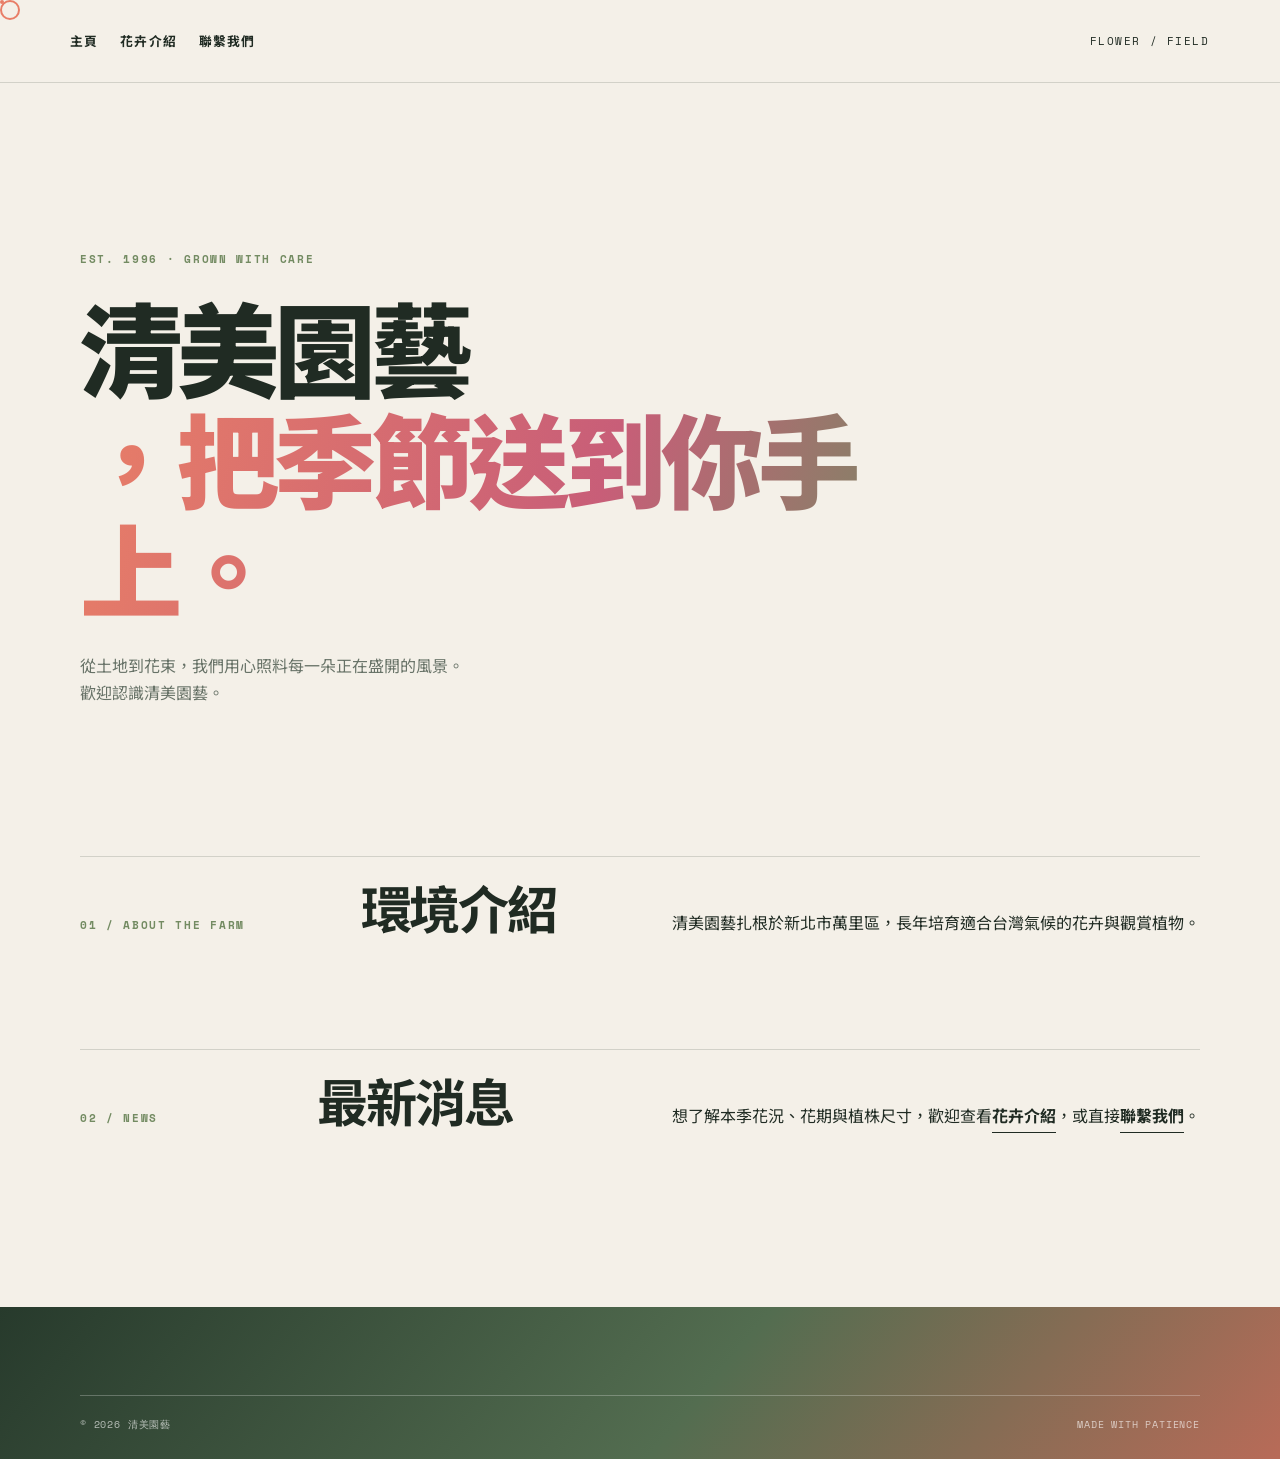
<file: index.html>
<!DOCTYPE html>
<html lang="zh-Hant">
<head>
    <title>清美園藝｜新北萬里花卉農場</title>
    <meta charset="UTF-8">
    <meta name="viewport" content="width=device-width, initial-scale=1">
    <meta name="description" content="清美園藝位於新北市萬里區，栽培杜鵑花、野牡丹、含笑花與真柏，歡迎認識我們的花卉與農場。">
    <meta name="author" content="清美園藝">
    <meta name="theme-color" content="#f4f0e8">
    <meta name="google-site-verification" content="iISz96Du35IvlSiY5nRPHT8PhahAwYowAeRFTBoPP5Y" />
    <link rel="canonical" href="https://aquacw24.github.io/">
    <meta property="og:type" content="website">
    <meta property="og:locale" content="zh_TW">
    <meta property="og:site_name" content="清美園藝">
    <meta property="og:title" content="清美園藝｜新北萬里花卉農場">
    <meta property="og:description" content="位於新北市萬里區的花卉農場，栽培杜鵑花、野牡丹、含笑花與真柏。">
    <meta property="og:url" content="https://aquacw24.github.io/">
    <meta property="og:image" content="https://aquacw24.github.io/Figures/IMG_001.jpg">
    <meta name="twitter:card" content="summary_large_image">
    <link rel="stylesheet" href="style.css">
    <link rel="icon" href="Figures/favicon.ico" type="image/x-icon" />
    <link rel="preconnect" href="https://fonts.googleapis.com">
    <link rel="preconnect" href="https://fonts.gstatic.com" crossorigin>
    <link href="https://fonts.googleapis.com/css2?family=Noto+Sans+TC:wght@400;500;700;900&family=Space+Mono:wght@400;700&display=swap" rel="stylesheet">
</head>
<body>
    <div class="cursor" aria-hidden="true"></div>
    <div class="cursor-dot" aria-hidden="true"></div>

    <header class="site-header">
        <nav class="breadcrumb" aria-label="麵包屑導覽">
            <a href="index.html">主頁</a>
            <a href="flowers.html">花卉介紹</a>
            <a href="contact.html">聯繫我們</a>
        </nav>
        <div class="header-mark" aria-label="農場標誌">FLOWER / FIELD</div>
    </header>

    <main id="top">
        <section class="intro section-wrap">
            <p class="eyebrow">EST. 1996 · GROWN WITH CARE</p>
            <h1>清美園藝<span>，把季節送到你手上。</span></h1>
            <p class="intro-copy">從土地到花束，我們用心照料每一朵正在盛開的風景。<br>歡迎認識清美園藝。</p>
        </section>

        <section class="home-sections section-wrap" aria-label="主頁內容">
            <div class="section-heading">
                <p class="eyebrow">01 / ABOUT THE FARM</p>
                <h2>環境介紹</h2>
                <p>清美園藝扎根於新北市萬里區，長年培育適合台灣氣候的花卉與觀賞植物。</p>
            </div>
            <div class="section-heading">
                <p class="eyebrow">02 / NEWS</p>
                <h2>最新消息</h2>
                <p>想了解本季花況、花期與植株尺寸，歡迎查看<a class="text-link" href="flowers.html">花卉介紹</a>，或直接<a class="text-link" href="contact.html">聯繫我們</a>。</p>
            </div>
        </section>
    </main>

    <footer class="site-footer"><div class="footer-bottom section-wrap"><span>© 2026 清美園藝</span><span>MADE WITH PATIENCE</span></div></footer>

    <script type="application/ld+json">
    {
      "@context": "https://schema.org",
      "@type": "LocalBusiness",
      "name": "清美園藝",
      "description": "位於新北市萬里區的花卉農場，栽培杜鵑花、野牡丹、含笑花與真柏。",
      "url": "https://aquacw24.github.io/",
      "telephone": "+886-933-095-313",
      "address": {
        "@type": "PostalAddress",
        "postalCode": "207",
        "addressLocality": "新北市萬里區",
        "addressCountry": "TW"
      },
      "openingHours": "Mo-Su 09:00-18:00"
    }
    </script>

    <script>
        const cursor = document.querySelector('.cursor');
        const cursorDot = document.querySelector('.cursor-dot');

        document.addEventListener('mousemove', (event) => {
            cursor.style.left = `${event.clientX - 10}px`;
            cursor.style.top = `${event.clientY - 10}px`;
            cursorDot.style.left = `${event.clientX - 2}px`;
            cursorDot.style.top = `${event.clientY - 2}px`;
        });

        document.addEventListener('mousedown', () => cursor.classList.add('is-pressed'));
        document.addEventListener('mouseup', () => cursor.classList.remove('is-pressed'));
    </script>
</body>
</html>
</file>
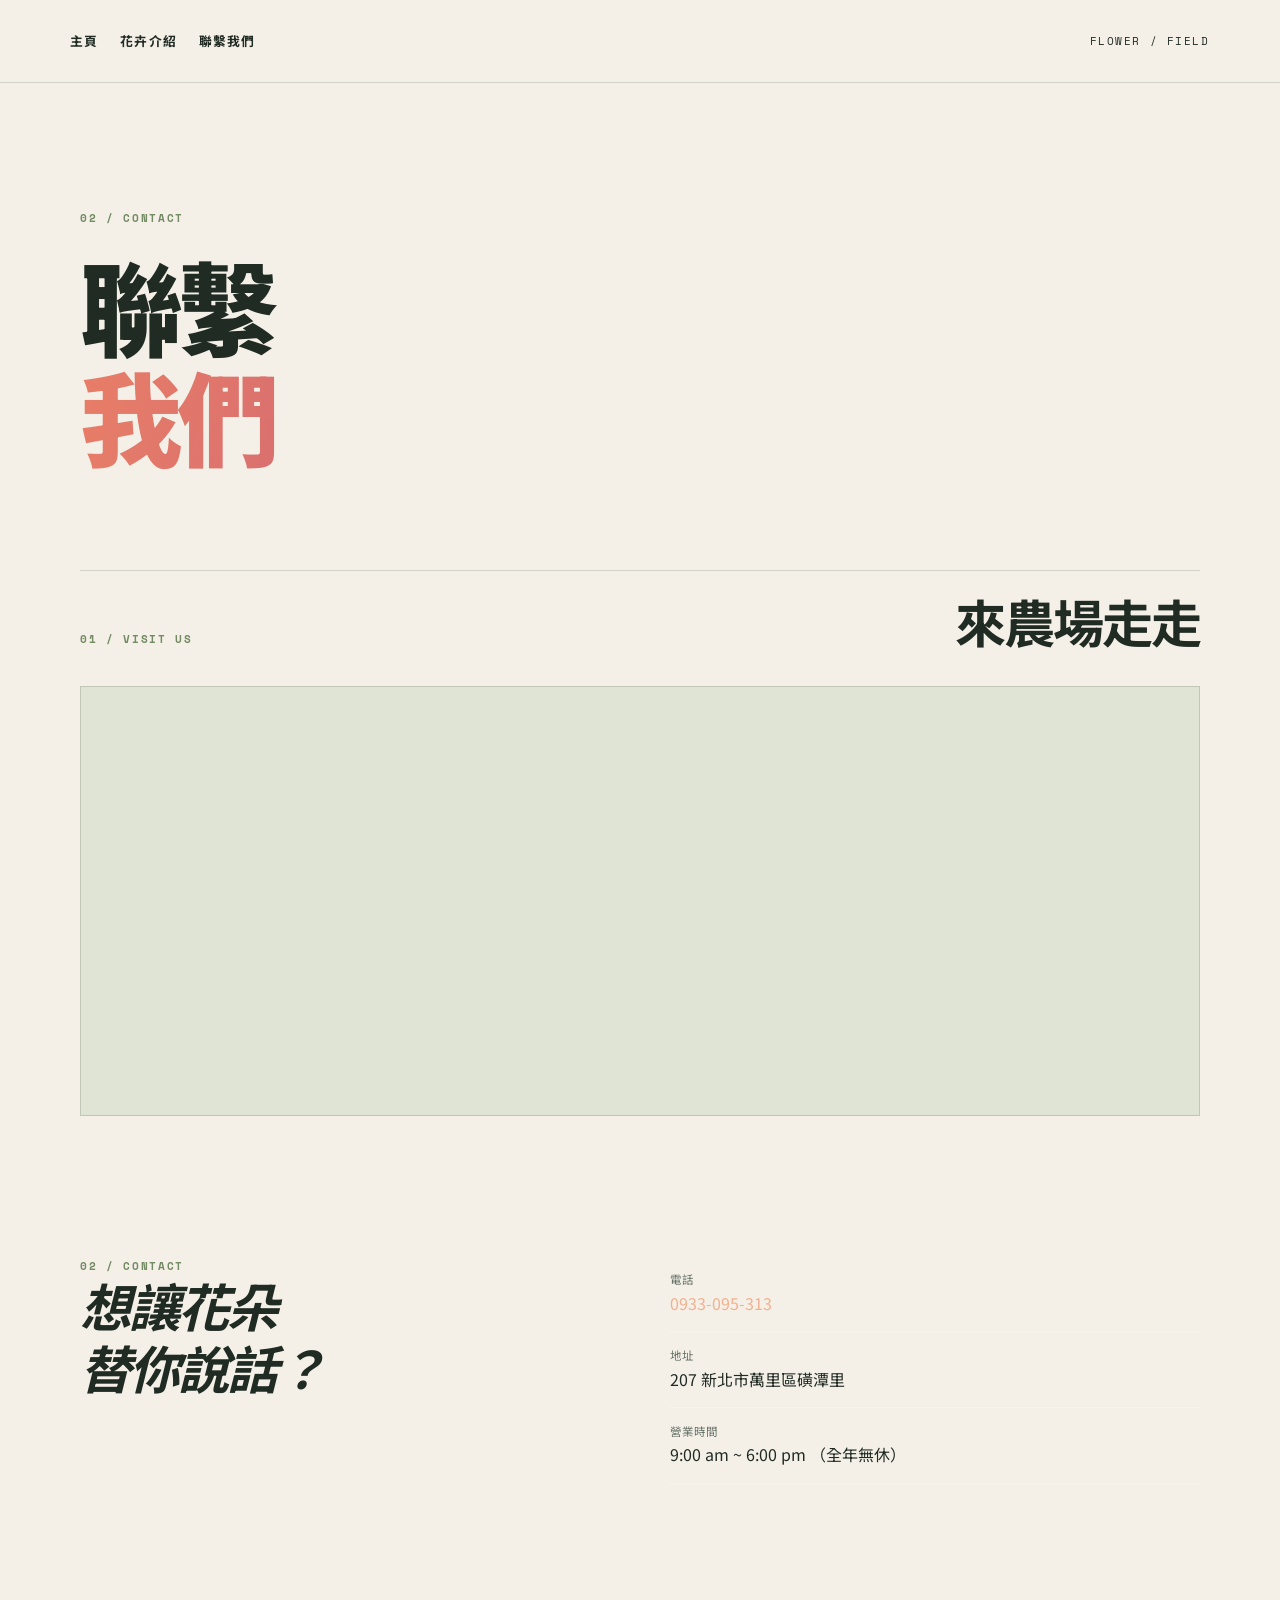
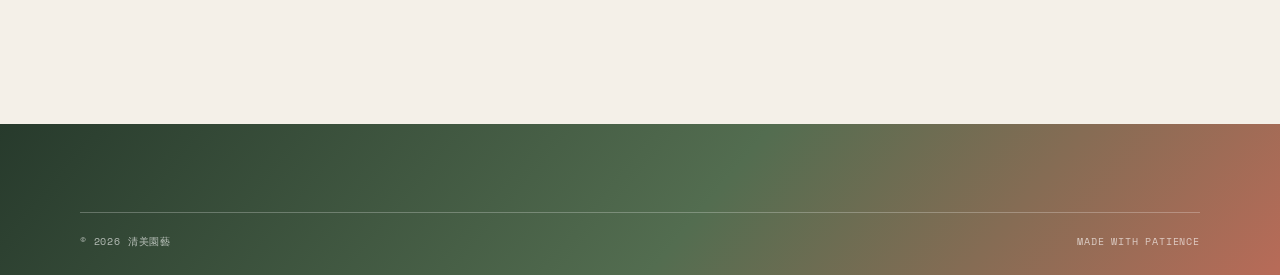
<file: contact.html>
<!DOCTYPE html>
<html lang="zh-Hant">
<head>
    <title>清美園藝｜農場地址、電話與營業時間</title>
    <meta charset="UTF-8">
    <meta name="viewport" content="width=device-width, initial-scale=1">
    <meta name="description" content="聯絡清美園藝：農場位於新北市萬里區磺潭里，全年無休 9:00–18:00，歡迎來電詢問花況與參觀資訊。">
    <meta name="author" content="清美園藝">
    <meta name="google-site-verification" content="iISz96Du35IvlSiY5nRPHT8PhahAwYowAeRFTBoPP5Y" />
    <meta name="theme-color" content="#f4f0e8">
    <link rel="canonical" href="https://aquacw24.github.io/contact.html">
    <meta property="og:type" content="website">
    <meta property="og:locale" content="zh_TW">
    <meta property="og:site_name" content="清美園藝">
    <meta property="og:title" content="清美園藝｜農場地址、電話與營業時間">
    <meta property="og:description" content="查看清美園藝農場地址、電話與營業時間，歡迎來電詢問花況。">
    <meta property="og:url" content="https://aquacw24.github.io/contact.html">
    <meta property="og:image" content="https://aquacw24.github.io/Figures/IMG_001.jpg">
    <meta name="twitter:card" content="summary_large_image">
    <link rel="stylesheet" href="style.css">
    <link rel="icon" href="Figures/favicon.ico" type="image/x-icon" />
    <link rel="preconnect" href="https://fonts.googleapis.com">
    <link rel="preconnect" href="https://fonts.gstatic.com" crossorigin>
    <link href="https://fonts.googleapis.com/css2?family=Noto+Sans+TC:wght@400;500;700;900&family=Space+Mono:wght@400;700&display=swap" rel="stylesheet">
</head>
<body>
    <header class="site-header">
        <nav class="breadcrumb" aria-label="主要導覽">
            <a href="index.html">主頁</a>
            <a href="flowers.html">花卉介紹</a>
            <a href="contact.html">聯繫我們</a>
        </nav>
        <div class="header-mark" aria-label="農場標誌">FLOWER / FIELD</div>
    </header>
    <main>
        <section class="page-intro section-wrap">
            <p class="eyebrow">02 / CONTACT</p>
            <h1>聯繫<span>我們</span></h1>
        </section>
        <section class="location section-wrap" aria-labelledby="location-title">
            <div class="section-heading">
                <p class="eyebrow">01 / VISIT US</p>
                <h2 id="location-title">來農場走走</h2>
            </div>
            <div class="map-frame">
                <iframe title="清美園藝農場位置地圖" src="https://www.google.com/maps/embed?pb=!1m14!1m12!1m3!1d1251.7743005976213!2d121.63927368286811!3d25.21282719841836!2m3!1f0!2f0!3f0!3m2!1i1024!2i768!4f13.1!5e1!3m2!1szh-TW!2stw!4v1788537504423!5m2!1szh-TW!2stw" width="600" height="450" style="border:0;" allowfullscreen="" loading="lazy" referrerpolicy="strict-origin-when-cross-origin"></iframe>
            </div>
        </section>
        <section class="contact-page section-wrap" aria-labelledby="contact-title">
            <div class="footer-inner">
                <div>
                    <p class="eyebrow">02 / CONTACT</p>
                    <h2 id="contact-title"><em>想讓花朵</em><br><em>替你說話？</em></h2>
                </div>
                <div class="contact-list">
                    <div><span>電話</span><a href="tel:0933-095-313">0933-095-313</a></div>
                    <div><span>地址</span><p>207 新北市萬里區磺潭里</p></div>
                    <div><span>營業時間</span><p>9:00 am ~ 6:00 pm （全年無休）</p></div>
                </div>
            </div>
        </section>
    </main>
    <footer class="site-footer"><div class="footer-bottom section-wrap"><span>© 2026 清美園藝</span><span>MADE WITH PATIENCE</span></div></footer>
</body>
</html>
</file>
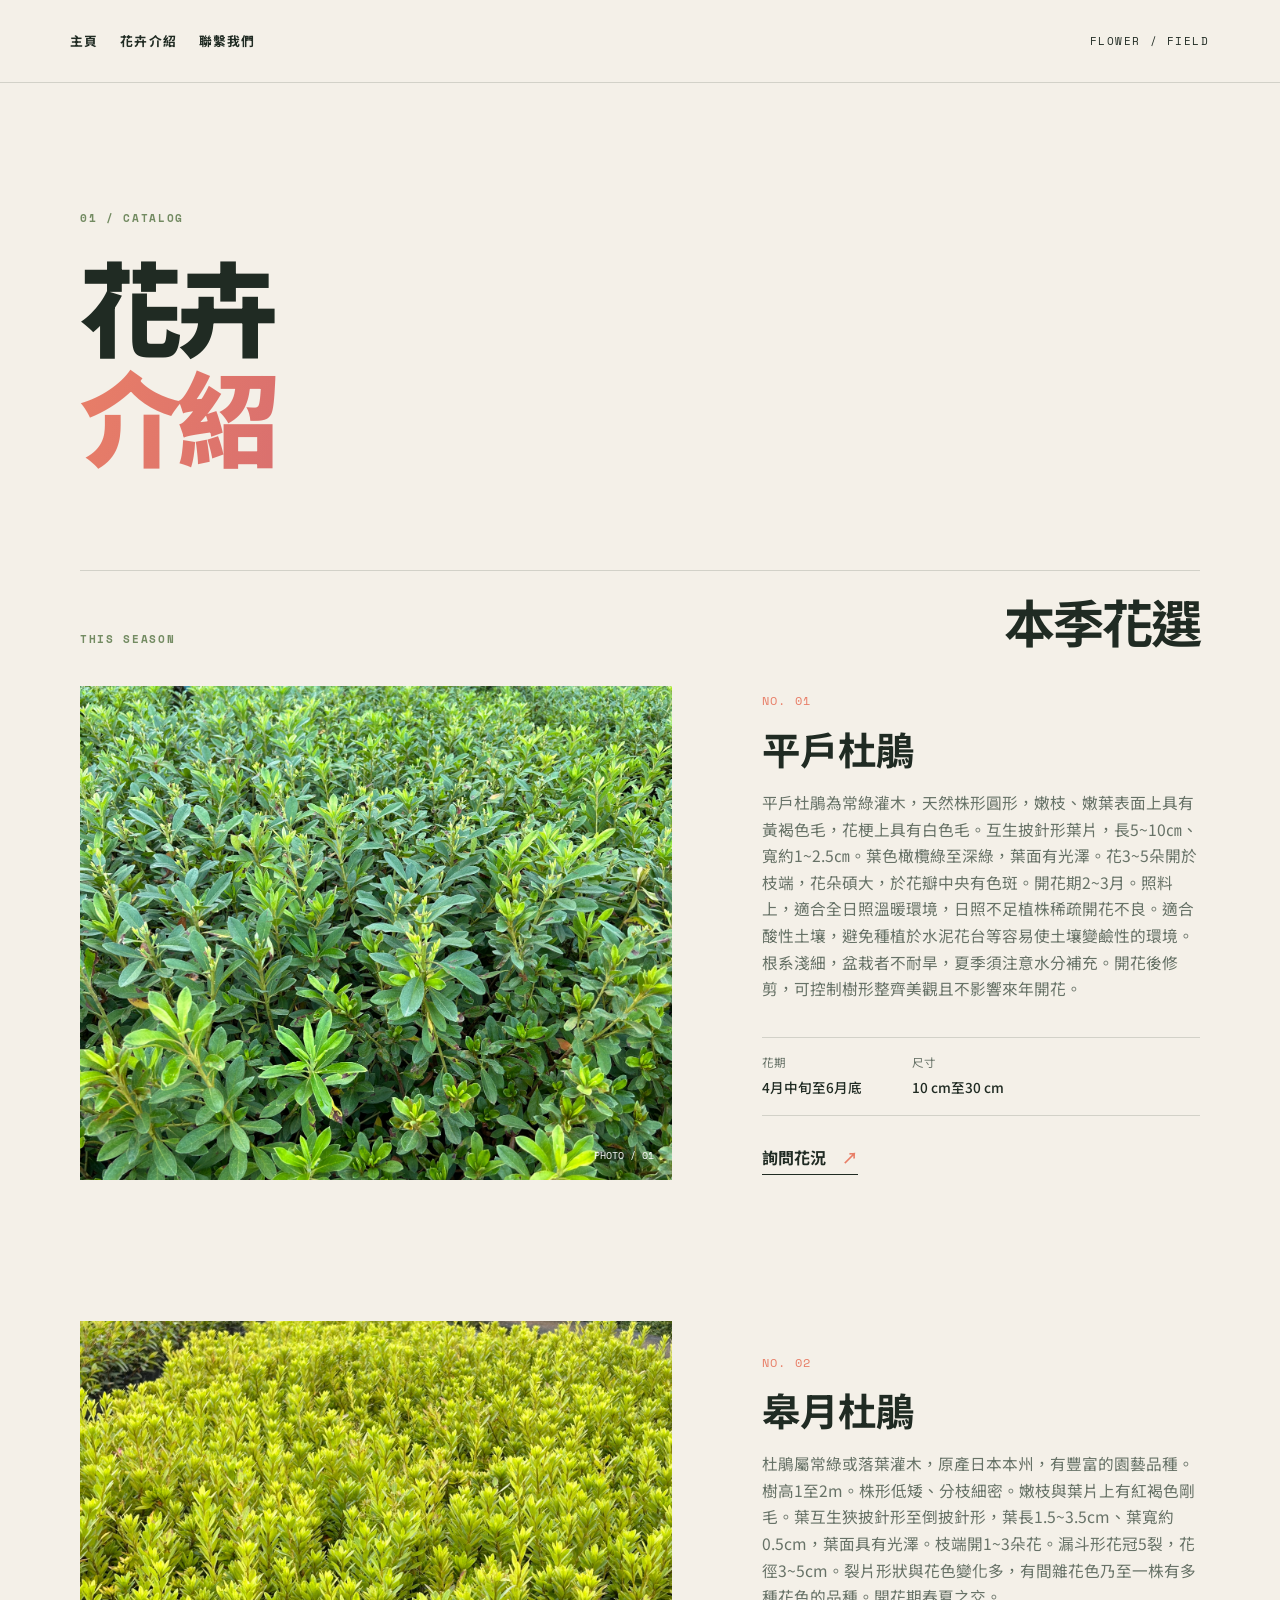
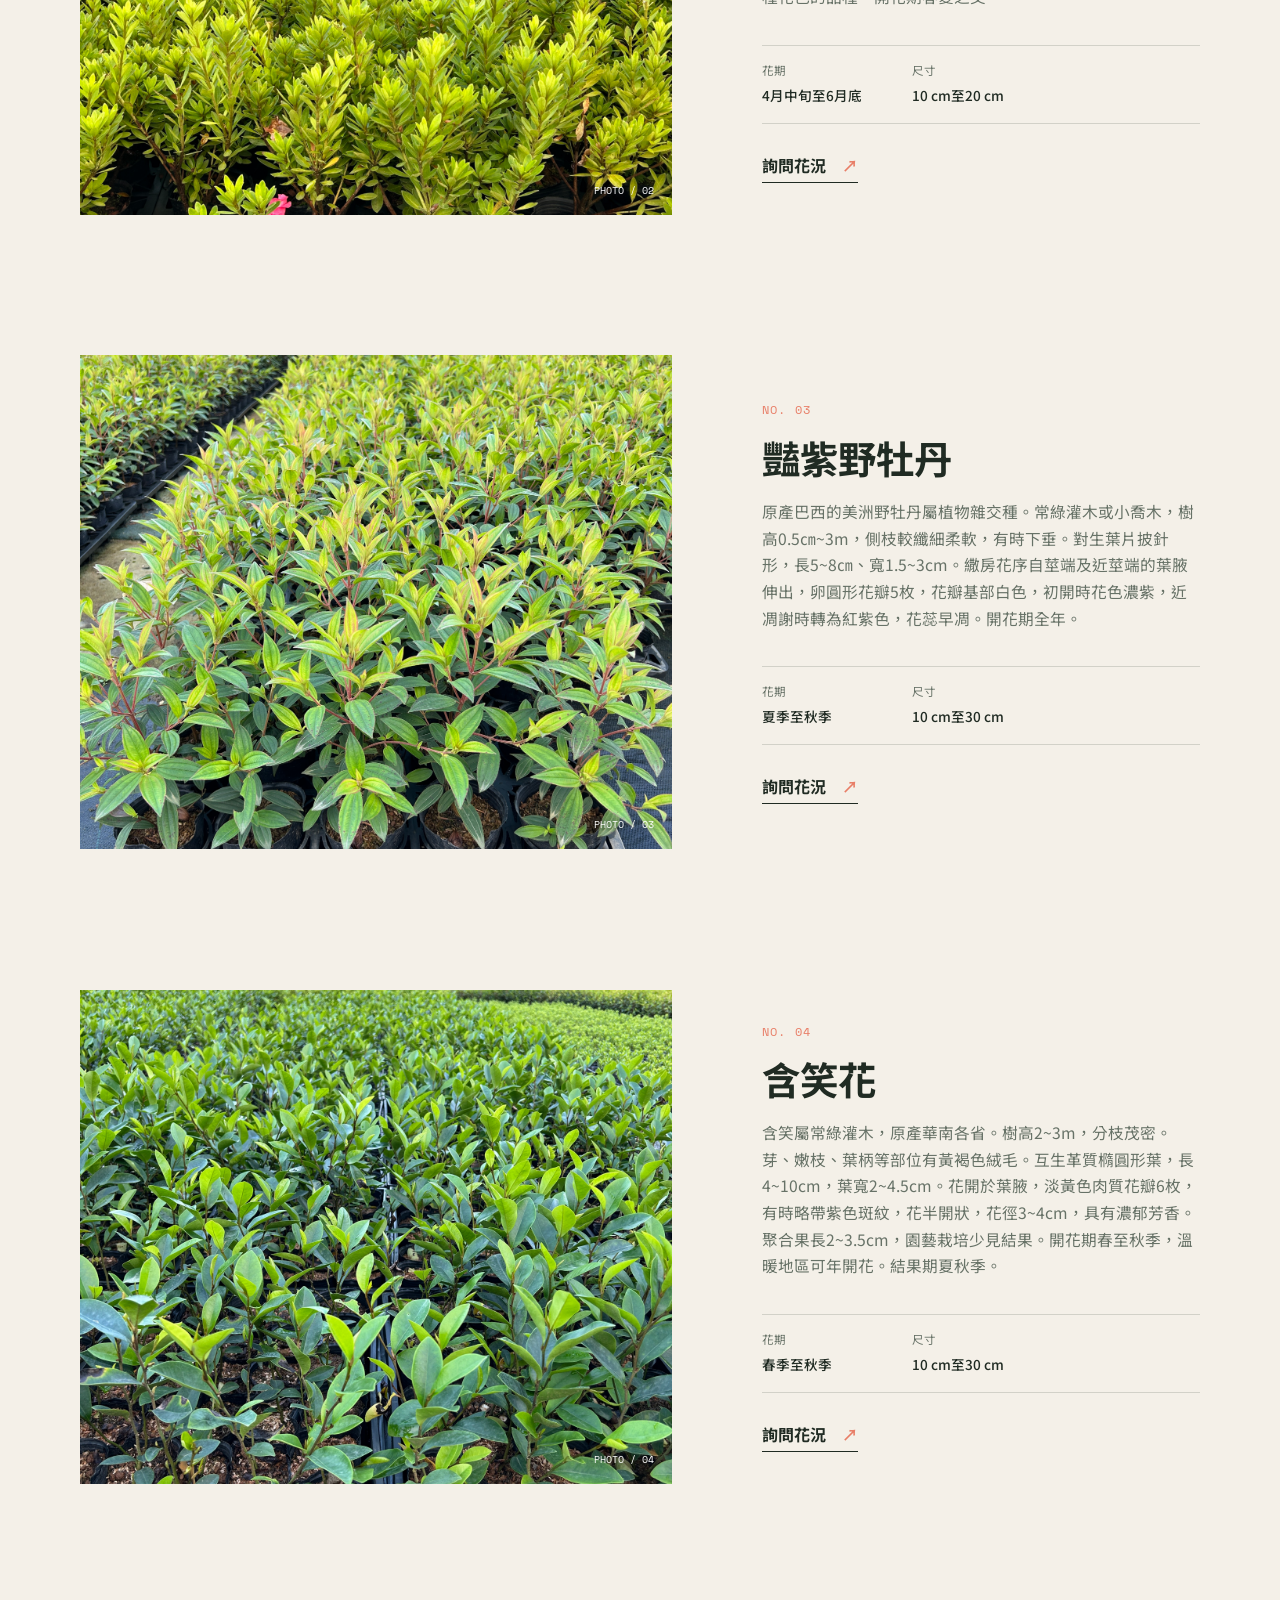
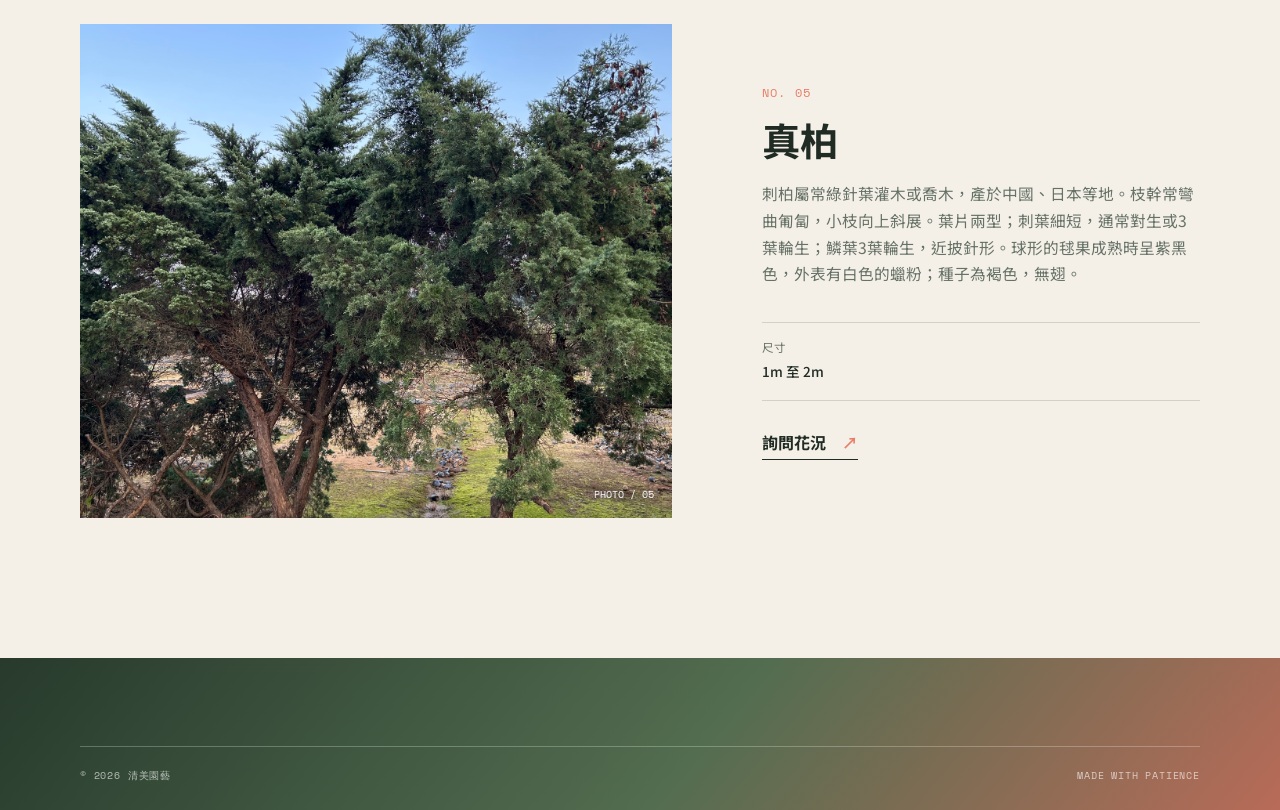
<file: flowers.html>
<!DOCTYPE html>
<html lang="zh-Hant">
<head>
    <title>清美園藝｜杜鵑花與園藝植物介紹</title>
    <meta charset="UTF-8">
    <meta name="viewport" content="width=device-width, initial-scale=1">
    <meta name="description" content="認識清美園藝本季花選：平戶杜鵑、皋月杜鵑、豔紫野牡丹、含笑花與真柏，查看花期、尺寸與照料資訊。">
    <meta name="author" content="清美園藝">
    <meta name="theme-color" content="#f4f0e8">
    <meta name="google-site-verification" content="iISz96Du35IvlSiY5nRPHT8PhahAwYowAeRFTBoPP5Y" />
    <link rel="canonical" href="https://aquacw24.github.io/flowers.html">
    <meta property="og:type" content="website">
    <meta property="og:locale" content="zh_TW">
    <meta property="og:site_name" content="清美園藝">
    <meta property="og:title" content="清美園藝｜杜鵑花與園藝植物介紹">
    <meta property="og:description" content="查看清美園藝本季花選、花期、尺寸與照料資訊。">
    <meta property="og:url" content="https://aquacw24.github.io/flowers.html">
    <meta property="og:image" content="https://aquacw24.github.io/Figures/IMG_001.jpg">
    <meta name="twitter:card" content="summary_large_image">
    <link rel="stylesheet" href="style.css">
    <link rel="icon" href="Figures/favicon.ico" type="image/x-icon" />
    <link rel="preconnect" href="https://fonts.googleapis.com">
    <link rel="preconnect" href="https://fonts.gstatic.com" crossorigin>
    <link href="https://fonts.googleapis.com/css2?family=Noto+Sans+TC:wght@400;500;700;900&family=Space+Mono:wght@400;700&display=swap" rel="stylesheet">
</head>
<body>
    <header class="site-header">
        <nav class="breadcrumb" aria-label="主要導覽">
            <a href="index.html">主頁</a>
            <a href="flowers.html">花卉介紹</a>
            <a href="contact.html">聯繫我們</a>
        </nav>
        <div class="header-mark" aria-label="農場標誌">FLOWER / FIELD</div>
    </header>
    <main>
        <section class="page-intro section-wrap">
            <p class="eyebrow">01 / CATALOG</p>
            <h1>花卉<span>介紹</span></h1>
        </section>
        <section class="catalog section-wrap" aria-labelledby="catalog-title">
            <div class="section-heading">
                <p class="eyebrow">THIS SEASON</p>
                <h2 id="catalog-title">本季花選</h2>
            </div>
            <article class="flower-card">
                <div class="flower-image-wrap">
                    <img src="Figures/IMG_001.jpg" alt="本季花卉照片 1">
                    <span class="image-note">PHOTO / 01</span>
                </div>
                <div class="flower-info">
                    <div class="flower-number">NO. 01</div>
                    <h3>平戶杜鵑</h3>
                    <p class="flower-description">平戶杜鵑為常綠灌木，天然株形圓形，嫩枝、嫩葉表面上具有黃褐色毛，花梗上具有白色毛。互生披針形葉片，長5~10㎝、寬約1~2.5㎝。葉色橄欖綠至深綠，葉面有光澤。花3~5朵開於枝端，花朵碩大，於花瓣中央有色斑。開花期2~3月。照料上，適合全日照溫暖環境，日照不足植株稀疏開花不良。適合酸性土壤，避免種植於水泥花台等容易使土壤變鹼性的環境。根系淺細，盆栽者不耐旱，夏季須注意水分補充。開花後修剪，可控制樹形整齊美觀且不影響來年開花。</p>
                    <div class="flower-details">
                        <div><span>花期</span><strong>4月中旬至6月底</strong></div>
                        <div><span>尺寸</span><strong>10 cm至30 cm</strong></div>
                    </div>
                    <a class="text-link" href="contact.html">詢問花況 <span>↗</span></a>
                </div>
            </article>
            <article class="flower-card">
                <div class="flower-image-wrap">
                    <img src="Figures/IMG_002.jpg" alt="本季花卉照片 2">
                    <span class="image-note">PHOTO / 02</span>
                </div>
                <div class="flower-info">
                    <div class="flower-number">NO. 02</div>
                    <h3>皋月杜鵑</h3>
                    <p class="flower-description">杜鵑屬常綠或落葉灌木，原產日本本州，有豐富的園藝品種。樹高1至2m。株形低矮、分枝細密。嫩枝與葉片上有紅褐色剛毛。葉互生狹披針形至倒披針形，葉長1.5~3.5cm、葉寬約0.5cm，葉面具有光澤。枝端開1~3朵花。漏斗形花冠5裂，花徑3~5cm。裂片形狀與花色變化多，有間雜花色乃至一株有多種花色的品種。開花期春夏之交。</p>
                    <div class="flower-details">
                        <div><span>花期</span><strong>4月中旬至6月底</strong></div>
                        <div><span>尺寸</span><strong>10 cm至20 cm</strong></div>
                    </div>
                    <a class="text-link" href="contact.html">詢問花況 <span>↗</span></a>
                </div>
            </article>
            <article class="flower-card">
                <div class="flower-image-wrap">
                    <img src="Figures/IMG_003.jpg" alt="本季花卉照片 3">
                    <span class="image-note">PHOTO / 03</span>
                </div>
                <div class="flower-info">
                    <div class="flower-number">NO. 03</div>
                    <h3>豔紫野牡丹</h3>
                    <p class="flower-description">原產巴西的美洲野牡丹屬植物雜交種。常綠灌木或小喬木，樹高0.5㎝~3m，側枝較纖細柔軟，有時下垂。對生葉片披針形，長5~8㎝、寬1.5~3cm。繖房花序自莖端及近莖端的葉腋伸出，卵圓形花瓣5枚，花瓣基部白色，初開時花色濃紫，近凋謝時轉為紅紫色，花蕊早凋。開花期全年。</p>
                    <div class="flower-details">
                        <div><span>花期</span><strong>夏季至秋季</strong></div>
                        <div><span>尺寸</span><strong>10 cm至30 cm</strong></div>
                    </div>
                    <a class="text-link" href="contact.html">詢問花況 <span>↗</span></a>
                </div>
            </article>
            <article class="flower-card">
                <div class="flower-image-wrap">
                    <img src="Figures/IMG_004.jpg" alt="本季花卉照片 4">
                    <span class="image-note">PHOTO / 04</span>
                </div>
                <div class="flower-info">
                    <div class="flower-number">NO. 04</div>
                    <h3>含笑花</h3>
                    <p class="flower-description">含笑屬常綠灌木，原產華南各省。樹高2~3m，分枝茂密。芽、嫩枝、葉柄等部位有黃褐色絨毛。互生革質橢圓形葉，長4~10cm，葉寬2~4.5cm。花開於葉腋，淡黃色肉質花瓣6枚，有時略帶紫色斑紋，花半開狀，花徑3~4cm，具有濃郁芳香。聚合果長2~3.5cm，園藝栽培少見結果。開花期春至秋季，溫暖地區可年開花。結果期夏秋季。</p>
                    <div class="flower-details">
                        <div><span>花期</span><strong>春季至秋季</strong></div>
                        <div><span>尺寸</span><strong>10 cm至30 cm</strong></div>
                    </div>
                    <a class="text-link" href="contact.html">詢問花況 <span>↗</span></a>
                </div>
            </article>
            <article class="flower-card">
                <div class="flower-image-wrap">
                    <img src="Figures/IMG_005.jpg" alt="本季花卉照片 5">
                    <span class="image-note">PHOTO / 05</span>
                </div>
                <div class="flower-info">
                    <div class="flower-number">NO. 05</div>
                    <h3>真柏</h3>
                    <p class="flower-description">刺柏屬常綠針葉灌木或喬木，產於中國、日本等地。枝幹常彎曲匍匐，小枝向上斜展。葉片兩型；刺葉細短，通常對生或3葉輪生；鱗葉3葉輪生，近披針形。球形的毬果成熟時呈紫黑色，外表有白色的蠟粉；種子為褐色，無翅。</p>
                    <div class="flower-details">
                        <!-- <div><span>花期</span><strong>請自行補充</strong></div> -->
                        <div><span>尺寸</span><strong>1m 至 2m</strong></div>
                    </div>
                    <a class="text-link" href="contact.html">詢問花況 <span>↗</span></a>
                </div>
            </article>
        </section>
    </main>
    <footer class="site-footer"><div class="footer-bottom section-wrap"><span>© 2026 清美園藝</span><span>MADE WITH PATIENCE</span></div></footer>
</body>
</html>
</file>
<file: style.css>
:root {
    --ink: #202b23;
    --muted: #677267;
    --paper: #f4f0e8;
    --cream: #fffdf8;
    --leaf: #738b62;
    --coral: #e87e67;
    --line: rgba(32, 43, 35, .16);
}

* { margin: 0; padding: 0; box-sizing: border-box; }
html { scroll-behavior: smooth; }
body { background: var(--paper); color: var(--ink); font-family: 'Noto Sans TC', sans-serif; line-height: 1.7; }
a { color: inherit; text-decoration: none; }
.section-wrap { width: min(1120px, calc(100% - 64px)); margin: 0 auto; }
.site-header { display: flex; justify-content: space-between; align-items: center; padding: 30px 5.5vw; border-bottom: 1px solid var(--line); font-size: .8rem; letter-spacing: .08em; }
.breadcrumb { display: flex; gap: 22px; color: var(--muted); }
.breadcrumb a { color: var(--ink); font-weight: 700; }
.breadcrumb a:hover { color: var(--coral); }
.header-mark, .eyebrow, .flower-number, .image-note, .map-label, .footer-bottom { font-family: 'Space Mono', monospace; }
.header-mark { font-size: .7rem; letter-spacing: .14em; }
.intro { padding-top: clamp(90px, 13vw, 170px); padding-bottom: clamp(90px, 12vw, 150px); }
.eyebrow { color: var(--leaf); font-size: .7rem; font-weight: 700; letter-spacing: .15em; }
h1 { max-width: 850px; margin: 22px 0 30px; font-size: clamp(3.3rem, 8vw, 7rem); font-weight: 900; line-height: 1.08; letter-spacing: -.05em; }
h1 span { display: block; background: linear-gradient(105deg, var(--coral), #c85e78 60%, var(--leaf)); background-clip: text; -webkit-background-clip: text; color: transparent; }
.intro-copy { color: var(--muted); font-size: 1rem; }
.page-intro { padding-top: clamp(70px, 10vw, 125px); padding-bottom: clamp(60px, 8vw, 100px); }
.page-intro h1 { margin-bottom: 0; }
.catalog, .location { padding-bottom: 140px; }
.home-sections { padding-bottom: 140px; }
.home-sections .section-heading + .section-heading { margin-top: 110px; }
.contact-page { padding-bottom: 140px; }
.section-heading { display: flex; align-items: baseline; justify-content: space-between; border-top: 1px solid var(--line); padding-top: 20px; margin-bottom: 34px; }
h2 { font-size: clamp(2rem, 4vw, 3.5rem); letter-spacing: -.04em; line-height: 1.2; }
.flower-card { display: grid; grid-template-columns: minmax(0, 1.15fr) minmax(300px, .85fr); gap: clamp(30px, 7vw, 100px); align-items: center; }
.flower-card + .flower-card { margin-top: clamp(80px, 11vw, 150px); }
.flower-image-wrap { position: relative; overflow: hidden; aspect-ratio: 1.2; background: #d3d6c5; }
.flower-image-wrap img { display: block; width: 100%; height: 100%; object-fit: cover; transition: transform .6s ease; }
.flower-image-wrap:hover img { transform: scale(1.04); }
.image-note { position: absolute; right: 18px; bottom: 15px; color: white; font-size: .65rem; text-shadow: 0 1px 8px #333; }
.flower-number { color: var(--coral); font-size: .75rem; letter-spacing: .1em; }
h3 { margin: 12px 0 18px; font-size: 2.4rem; line-height: 1.25; }
.flower-description { color: var(--muted); font-size: .98rem; }
.flower-details { display: grid; grid-template-columns: repeat(3, 1fr); gap: 12px; border-top: 1px solid var(--line); border-bottom: 1px solid var(--line); margin: 34px 0 28px; padding: 15px 0; }
.flower-details span, .contact-list span { display: block; color: var(--muted); font-size: .72rem; }
.flower-details strong { font-size: .85rem; font-weight: 500; }
.text-link { display: inline-block; border-bottom: 1px solid var(--ink); padding-bottom: 3px; font-weight: 700; }
.text-link span { margin-left: 12px; color: var(--coral); }
.map-frame { position: relative; height: 430px; overflow: hidden; border: 1px solid var(--line); background: #dfe4d5; }
.map-frame iframe { width: 100%; height: 100%; border: 0; filter: saturate(.65); }
.map-label { position: absolute; left: 18px; bottom: 18px; padding: 9px 12px; background: var(--cream); color: var(--muted); font-size: .62rem; letter-spacing: .04em; }
.site-footer { padding: 88px 0 25px; color: var(--cream); background: linear-gradient(130deg, #273a2c, #536d50 55%, #b86b58); }
.footer-inner { display: grid; grid-template-columns: 1fr 1fr; gap: 60px; padding-bottom: 100px; }
.site-footer .eyebrow { color: #dfb596; }
.site-footer h2 { margin-top: 20px; font-size: clamp(2.5rem, 5vw, 5rem); }
.site-footer h2 em { color: #f2b08e; font-style: normal; }
.contact-list { align-self: end; }
.contact-list > div { padding: 14px 0; border-bottom: 1px solid rgba(255,255,255,.25); }
.contact-list a { color: #f2b08e; }
.contact-list p, .contact-list a { font-size: 1rem; }
.footer-bottom { display: flex; justify-content: space-between; padding-top: 20px; border-top: 1px solid rgba(255,255,255,.25); color: rgba(255,255,255,.65); font-size: .65rem; letter-spacing: .08em; }
.cursor, .cursor-dot { position: fixed; pointer-events: none; z-index: 9999; }
.cursor { width: 20px; height: 20px; border: 2px solid var(--coral); border-radius: 50%; transition: transform .15s ease; }
.cursor.is-pressed { transform: scale(.7); }
.cursor-dot { width: 4px; height: 4px; background: var(--coral); border-radius: 50%; transition: left .08s ease-out, top .08s ease-out; }

@media (max-width: 700px) {
    .section-wrap { width: min(100% - 36px, 1120px); }
    .site-header { padding: 22px 18px; }
    .header-mark { display: none; }
    .intro { padding-top: 78px; padding-bottom: 88px; }
    h1 { font-size: clamp(3rem, 15vw, 5rem); }
    .flower-card, .footer-inner { grid-template-columns: 1fr; }
    .flower-image-wrap { aspect-ratio: 1 / 1; }
    .location, .catalog, .home-sections, .contact-page { padding-bottom: 90px; }
    .map-frame { height: 330px; }
    .footer-inner { gap: 50px; padding-bottom: 70px; }
    .footer-bottom { gap: 14px; flex-direction: column; }
    .cursor, .cursor-dot { display: none; }
}
</file>
